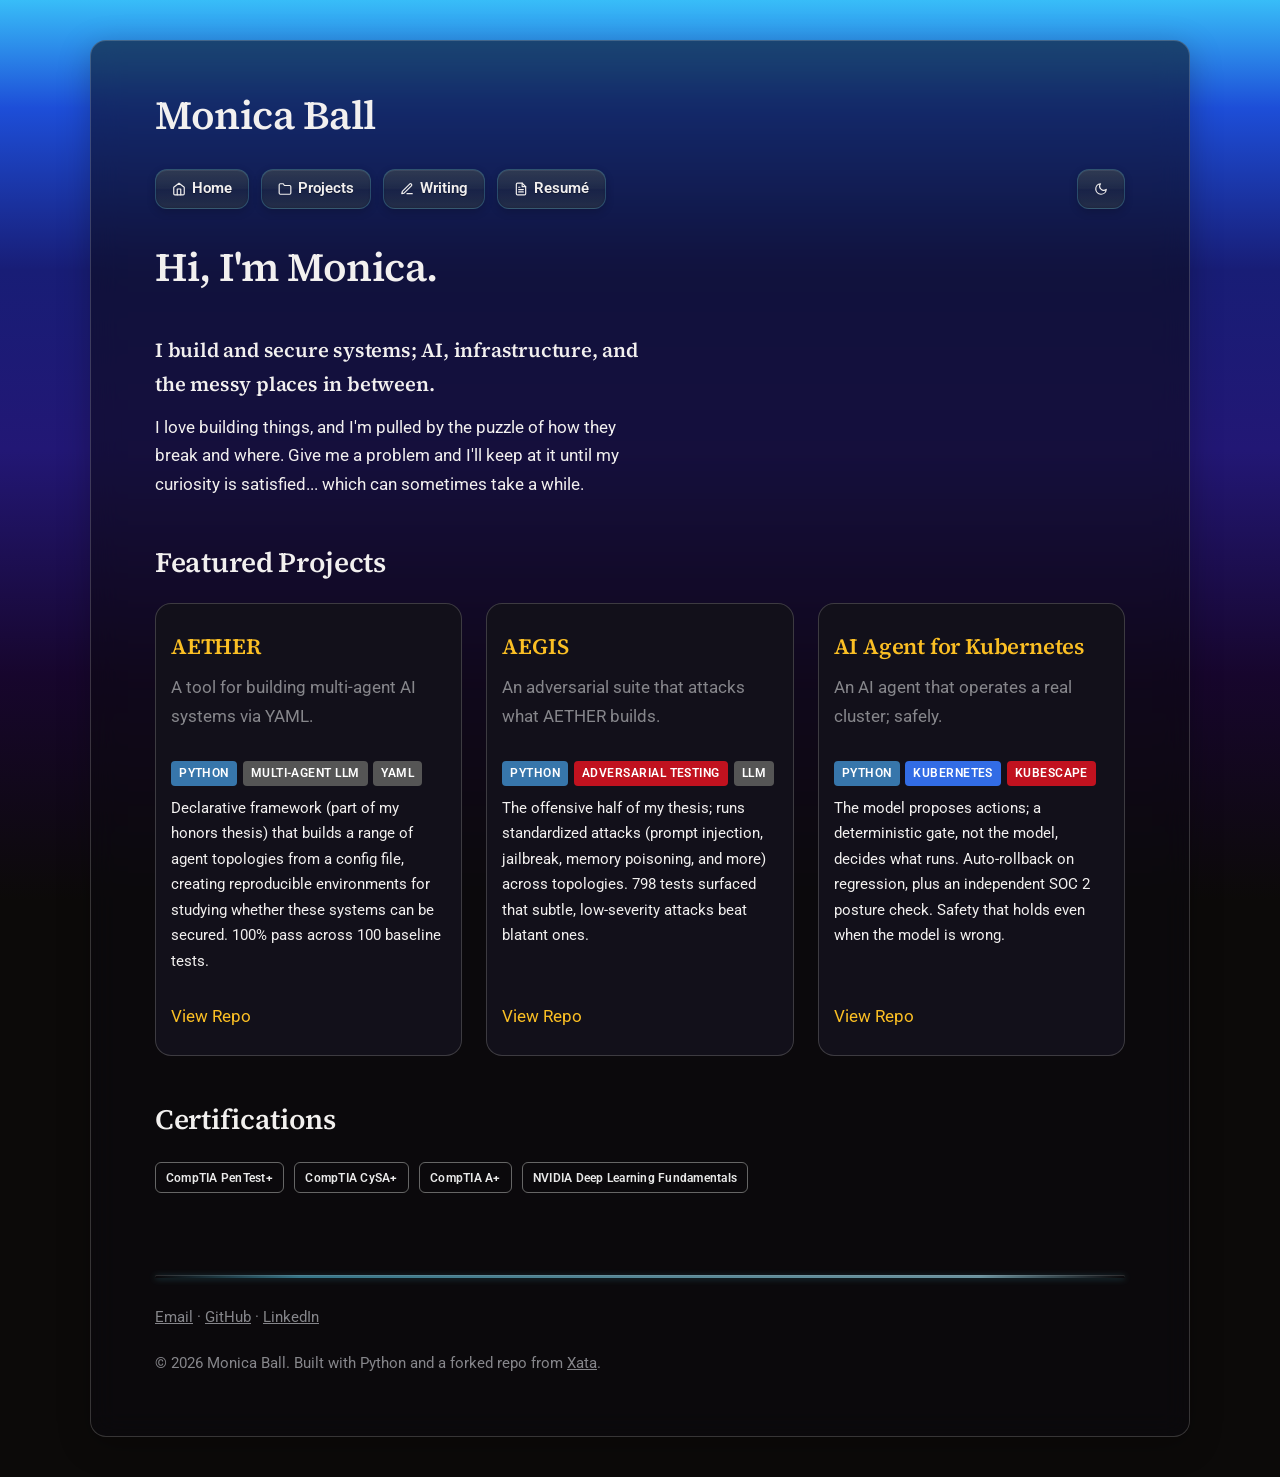
<file: index.html>
<!DOCTYPE html>
<html lang="en">
  <head>
    <meta charset="UTF-8" />
    <script>
      (function () {
        var stored = localStorage.getItem("theme");
        var theme = stored || "dark";
        document.documentElement.setAttribute("data-theme", theme);
      })();
    </script>
    <meta name="viewport" content="width=device-width, initial-scale=1.0" />
    <title>Home - Monica's Portfolio</title>
    <link rel="stylesheet" href="/styles.css" />
  </head>

  <body>
    <div class="container">
      <header>
        <h1>
          <a href="/index.html" style="color: inherit; text-decoration: none"
            >Monica Ball</a
          >
        </h1>
        <input
          type="checkbox"
          id="nav-toggle"
          class="nav-toggle"
          aria-label="Toggle navigation menu"
        />
        <label for="nav-toggle" class="nav-toggle-label" aria-hidden="true">
          <span></span>
          <span></span>
          <span></span>
        </label>
        <nav aria-label="Main navigation">
          <a href="/index.html" aria-label="Home">
            <svg
              aria-hidden="true"
              width="14"
              height="14"
              viewBox="0 0 24 24"
              fill="none"
              stroke="currentColor"
              stroke-width="2"
              stroke-linecap="round"
              stroke-linejoin="round"
            >
              <path d="M3 9l9-7 9 7v11a2 2 0 0 1-2 2H5a2 2 0 0 1-2-2z" />
              <polyline points="9 22 9 12 15 12 15 22" />
            </svg>
            Home
          </a>
          <a href="/index.html#projects" aria-label="Projects">
            <svg
              aria-hidden="true"
              width="14"
              height="14"
              viewBox="0 0 24 24"
              fill="none"
              stroke="currentColor"
              stroke-width="2"
              stroke-linecap="round"
              stroke-linejoin="round"
            >
              <path
                d="M22 19a2 2 0 0 1-2 2H4a2 2 0 0 1-2-2V5a2 2 0 0 1 2-2h5l2 3h9a2 2 0 0 1 2 2z"
              />
            </svg>
            Projects
          </a>
          <a href="/blog.html" aria-label="Writing">
            <svg
              aria-hidden="true"
              width="14"
              height="14"
              viewBox="0 0 24 24"
              fill="none"
              stroke="currentColor"
              stroke-width="2"
              stroke-linecap="round"
              stroke-linejoin="round"
            >
              <path d="M12 20h9" />
              <path
                d="M16.5 3.5a2.121 2.121 0 0 1 3 3L7 19l-4 1 1-4L16.5 3.5z"
              />
            </svg>
            Writing
          </a>
          <a href="/resume.html" aria-label="Resumé">
            <svg
              aria-hidden="true"
              width="14"
              height="14"
              viewBox="0 0 24 24"
              fill="none"
              stroke="currentColor"
              stroke-width="2"
              stroke-linecap="round"
              stroke-linejoin="round"
            >
              <path
                d="M14 2H6a2 2 0 0 0-2 2v16a2 2 0 0 0 2 2h12a2 2 0 0 0 2-2V8z"
              />
              <polyline points="14 2 14 8 20 8" />
              <line x1="16" y1="13" x2="8" y2="13" />
              <line x1="16" y1="17" x2="8" y2="17" />
              <polyline points="10 9 9 9 8 9" />
            </svg>
            Resumé
          </a>
          <button
            type="button"
            id="theme-toggle"
            aria-label="Switch to dark theme"
          >
            <svg
              class="icon-sun"
              aria-hidden="true"
              width="14"
              height="14"
              viewBox="0 0 24 24"
              fill="none"
              stroke="currentColor"
              stroke-width="2"
              stroke-linecap="round"
              stroke-linejoin="round"
            >
              <circle cx="12" cy="12" r="5" />
              <line x1="12" y1="1" x2="12" y2="3" />
              <line x1="12" y1="21" x2="12" y2="23" />
              <line x1="4.22" y1="4.22" x2="5.64" y2="5.64" />
              <line x1="18.36" y1="18.36" x2="19.78" y2="19.78" />
              <line x1="1" y1="12" x2="3" y2="12" />
              <line x1="21" y1="12" x2="23" y2="12" />
              <line x1="4.22" y1="19.78" x2="5.64" y2="18.36" />
              <line x1="18.36" y1="5.64" x2="19.78" y2="4.22" />
            </svg>
            <svg
              class="icon-moon"
              aria-hidden="true"
              width="14"
              height="14"
              viewBox="0 0 24 24"
              fill="none"
              stroke="currentColor"
              stroke-width="2"
              stroke-linecap="round"
              stroke-linejoin="round"
            >
              <path d="M21 12.79A9 9 0 1 1 11.21 3 7 7 0 0 0 21 12.79z" />
            </svg>
          </button>
        </nav>
      </header>

      <main class="content"><h1>Hi, I'm Monica.</h1>
<h3 class="hero-tagline">I build and secure systems; AI, infrastructure, and the messy places in between.</h3>

<p class="hero-lead">I love building things, and I'm pulled by the puzzle of how they break and where. 
Give me a problem and I'll keep at it until my curiosity is satisfied... which can sometimes take a while.</p>

<section id="projects">
<h2>Featured Projects</h2>
<div class="project-grid">
<article class="project-card">
<h3><a href="https://github.com/msu-denver/bili-core/tree/develop/bili/aether" target="_blank" rel="noopener noreferrer">AETHER</a></h3>
<p class="project-hook">A tool for building multi-agent AI systems via YAML.</p>
<div class="project-badges">
    <span class="badge badge-python">Python</span>
    <span class="badge">Multi-Agent LLM</span>
    <span class="badge">YAML</span>
  </div>
<p class="project-outcome">Declarative framework (part of my honors thesis) that builds a range of agent topologies from a config file, creating reproducible environments for studying whether these systems can be secured. 100% pass across 100 baseline tests.</p>
<div class="project-links">
    <a href="https://github.com/msu-denver/bili-core/tree/develop/bili/aether" target="_blank" rel="noopener noreferrer">View Repo</a>
  </div>
</article>
<article class="project-card">
<h3><a href="https://github.com/msu-denver/bili-core" target="_blank" rel="noopener noreferrer">AEGIS</a></h3>
<p class="project-hook">An adversarial suite that attacks what AETHER builds.</p>
<div class="project-badges">
    <span class="badge badge-python">Python</span>
    <span class="badge badge-security">Adversarial Testing</span>
    <span class="badge">LLM</span>
  </div>
<p class="project-outcome">The offensive half of my thesis; runs standardized attacks (prompt injection, jailbreak, memory poisoning, and more) across topologies. 798 tests surfaced that subtle, low-severity attacks beat blatant ones.</p>
<div class="project-links">
    <a href="https://github.com/msu-denver/bili-core" target="_blank" rel="noopener noreferrer">View Repo</a>
  </div>
</article>
<article class="project-card">
<h3><a href="https://github.com/MonRos3/bounded-agent-k8s" target="_blank" rel="noopener noreferrer">AI Agent for Kubernetes</a></h3>
<p class="project-hook">An AI agent that operates a real cluster; safely.</p>
<div class="project-badges">
    <span class="badge badge-python">Python</span>
    <span class="badge badge-k8s">Kubernetes</span>
    <span class="badge badge-security">Kubescape</span>
  </div>
<p class="project-outcome">The model proposes actions; a deterministic gate, not the model, decides what runs. Auto-rollback on regression, plus an independent SOC 2 posture check. Safety that holds even when the model is wrong.</p>
<div class="project-links">
    <a href="https://github.com/MonRos3/bounded-agent-k8s" target="_blank" rel="noopener noreferrer">View Repo</a>
  </div>
</article>
</div>
</section>
<section>
<h2>Certifications</h2>
<div class="cert-strip">
  <a class="cert-chip" href="https://www.credly.com/badges/5eaf1446-01ba-4167-a25e-57d44f06ffdc/" target="_blank" rel="noopener noreferrer">CompTIA PenTest+</a>
  <a class="cert-chip" href="https://www.credly.com/badges/3a2d47b1-969d-4658-82b5-f5fb2d9969e2/" target="_blank" rel="noopener noreferrer">CompTIA CySA+</a>
  <a class="cert-chip" href="https://www.credly.com/badges/4c4f1317-2bf3-48f3-b133-2558b063b935/" target="_blank" rel="noopener noreferrer">CompTIA A+</a>
  <a class="cert-chip" href="https://learn.nvidia.com/certificates?id=bPvbtuttRAiCG7UsXrkv2w" target="_blank" rel="noopener noreferrer">NVIDIA Deep Learning Fundamentals</a>
</div>
</section></main>

      <footer>
        <p>
          <a href="mailto:monicaball303@gmail.com">Email</a>
          ·
          <a
            href="https://github.com/MonRos3"
            target="_blank"
            rel="noopener noreferrer"
            >GitHub</a
          >
          ·
          <a
            href="https://www.linkedin.com/in/monicaball303/"
            target="_blank"
            rel="noopener noreferrer"
            >LinkedIn</a
          >
        </p>
        <p>
          &copy; 2026 Monica Ball. Built with Python and a forked repo from
          <a
            href="https://github.com/Xata"
            target="_blank"
            rel="noopener noreferrer"
            >Xata</a
          >.
        </p>
      </footer>
    </div>
    <script>
      (function () {
        var btn = document.getElementById("theme-toggle");
        function labelFor(theme) {
          return theme === "dark"
            ? "Switch to light theme"
            : "Switch to dark theme";
        }
        btn.setAttribute(
          "aria-label",
          labelFor(document.documentElement.getAttribute("data-theme"))
        );
        btn.addEventListener("click", function () {
          var next =
            document.documentElement.getAttribute("data-theme") === "dark"
              ? "light"
              : "dark";
          document.documentElement.setAttribute("data-theme", next);
          localStorage.setItem("theme", next);
          btn.setAttribute("aria-label", labelFor(next));
        });
      })();
    </script>
  </body>
</html>
</file>
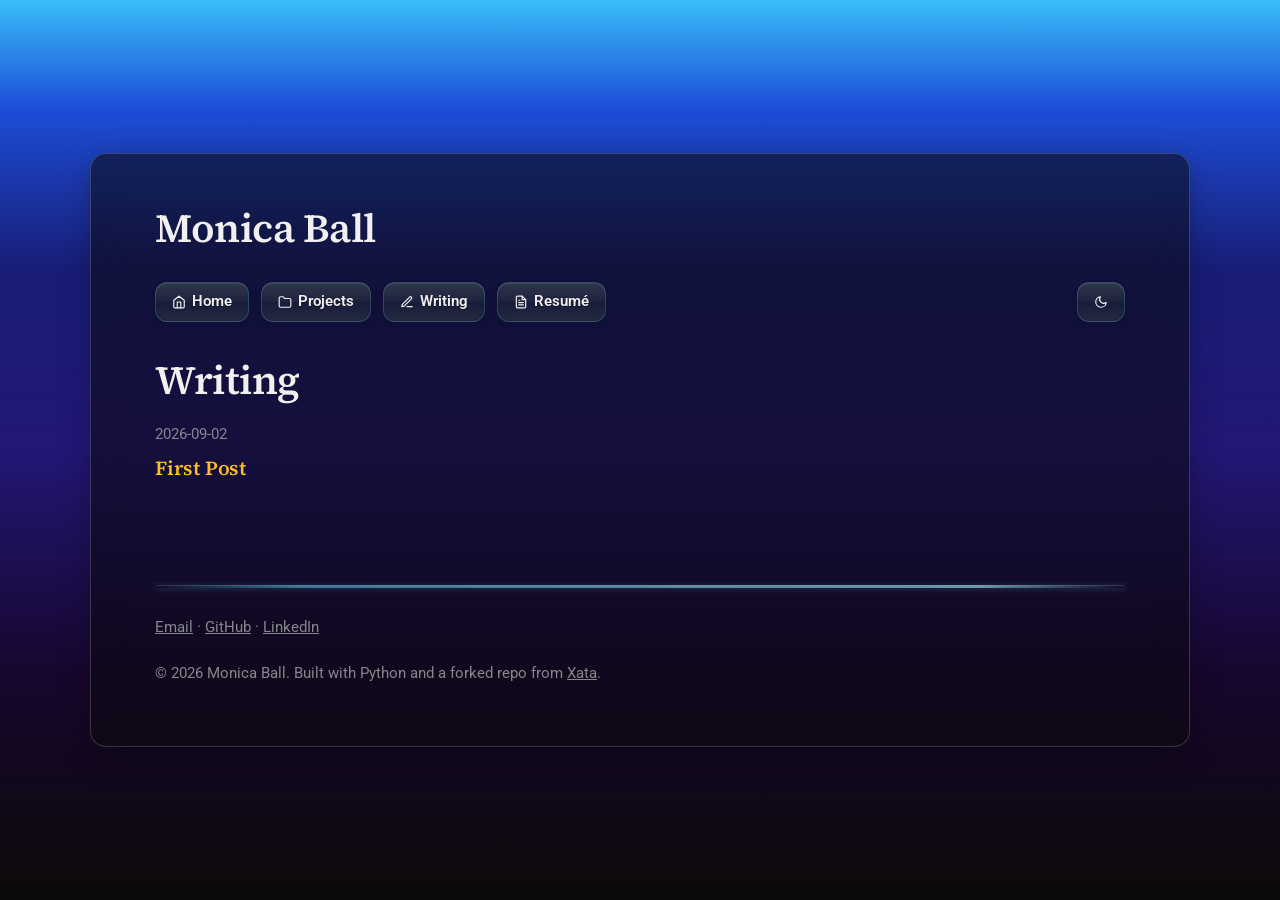
<file: blog.html>
<!DOCTYPE html>
<html lang="en">
  <head>
    <meta charset="UTF-8" />
    <script>
      (function () {
        var stored = localStorage.getItem("theme");
        var theme = stored || "dark";
        document.documentElement.setAttribute("data-theme", theme);
      })();
    </script>
    <meta name="viewport" content="width=device-width, initial-scale=1.0" />
    <title>Writing - Monica's Portfolio</title>
    <link rel="stylesheet" href="/styles.css" />
  </head>

  <body>
    <div class="container">
      <header>
        <h1>
          <a href="/index.html" style="color: inherit; text-decoration: none"
            >Monica Ball</a
          >
        </h1>
        <input
          type="checkbox"
          id="nav-toggle"
          class="nav-toggle"
          aria-label="Toggle navigation menu"
        />
        <label for="nav-toggle" class="nav-toggle-label" aria-hidden="true">
          <span></span>
          <span></span>
          <span></span>
        </label>
        <nav aria-label="Main navigation">
          <a href="/index.html" aria-label="Home">
            <svg
              aria-hidden="true"
              width="14"
              height="14"
              viewBox="0 0 24 24"
              fill="none"
              stroke="currentColor"
              stroke-width="2"
              stroke-linecap="round"
              stroke-linejoin="round"
            >
              <path d="M3 9l9-7 9 7v11a2 2 0 0 1-2 2H5a2 2 0 0 1-2-2z" />
              <polyline points="9 22 9 12 15 12 15 22" />
            </svg>
            Home
          </a>
          <a href="/index.html#projects" aria-label="Projects">
            <svg
              aria-hidden="true"
              width="14"
              height="14"
              viewBox="0 0 24 24"
              fill="none"
              stroke="currentColor"
              stroke-width="2"
              stroke-linecap="round"
              stroke-linejoin="round"
            >
              <path
                d="M22 19a2 2 0 0 1-2 2H4a2 2 0 0 1-2-2V5a2 2 0 0 1 2-2h5l2 3h9a2 2 0 0 1 2 2z"
              />
            </svg>
            Projects
          </a>
          <a href="/blog.html" aria-label="Writing">
            <svg
              aria-hidden="true"
              width="14"
              height="14"
              viewBox="0 0 24 24"
              fill="none"
              stroke="currentColor"
              stroke-width="2"
              stroke-linecap="round"
              stroke-linejoin="round"
            >
              <path d="M12 20h9" />
              <path
                d="M16.5 3.5a2.121 2.121 0 0 1 3 3L7 19l-4 1 1-4L16.5 3.5z"
              />
            </svg>
            Writing
          </a>
          <a href="/resume.html" aria-label="Resumé">
            <svg
              aria-hidden="true"
              width="14"
              height="14"
              viewBox="0 0 24 24"
              fill="none"
              stroke="currentColor"
              stroke-width="2"
              stroke-linecap="round"
              stroke-linejoin="round"
            >
              <path
                d="M14 2H6a2 2 0 0 0-2 2v16a2 2 0 0 0 2 2h12a2 2 0 0 0 2-2V8z"
              />
              <polyline points="14 2 14 8 20 8" />
              <line x1="16" y1="13" x2="8" y2="13" />
              <line x1="16" y1="17" x2="8" y2="17" />
              <polyline points="10 9 9 9 8 9" />
            </svg>
            Resumé
          </a>
          <button
            type="button"
            id="theme-toggle"
            aria-label="Switch to dark theme"
          >
            <svg
              class="icon-sun"
              aria-hidden="true"
              width="14"
              height="14"
              viewBox="0 0 24 24"
              fill="none"
              stroke="currentColor"
              stroke-width="2"
              stroke-linecap="round"
              stroke-linejoin="round"
            >
              <circle cx="12" cy="12" r="5" />
              <line x1="12" y1="1" x2="12" y2="3" />
              <line x1="12" y1="21" x2="12" y2="23" />
              <line x1="4.22" y1="4.22" x2="5.64" y2="5.64" />
              <line x1="18.36" y1="18.36" x2="19.78" y2="19.78" />
              <line x1="1" y1="12" x2="3" y2="12" />
              <line x1="21" y1="12" x2="23" y2="12" />
              <line x1="4.22" y1="19.78" x2="5.64" y2="18.36" />
              <line x1="18.36" y1="5.64" x2="19.78" y2="4.22" />
            </svg>
            <svg
              class="icon-moon"
              aria-hidden="true"
              width="14"
              height="14"
              viewBox="0 0 24 24"
              fill="none"
              stroke="currentColor"
              stroke-width="2"
              stroke-linecap="round"
              stroke-linejoin="round"
            >
              <path d="M21 12.79A9 9 0 1 1 11.21 3 7 7 0 0 0 21 12.79z" />
            </svg>
          </button>
        </nav>
      </header>

      <main class="content"><h1>Writing</h1>
<ul class="article-list">
    <li>
        <span class="article-date">2026-09-02</span>
        <a href="articles/first_post.html" class="article-title">First Post</a>
    </li>
</ul>
</main>

      <footer>
        <p>
          <a href="mailto:monicaball303@gmail.com">Email</a>
          ·
          <a
            href="https://github.com/MonRos3"
            target="_blank"
            rel="noopener noreferrer"
            >GitHub</a
          >
          ·
          <a
            href="https://www.linkedin.com/in/monicaball303/"
            target="_blank"
            rel="noopener noreferrer"
            >LinkedIn</a
          >
        </p>
        <p>
          &copy; 2026 Monica Ball. Built with Python and a forked repo from
          <a
            href="https://github.com/Xata"
            target="_blank"
            rel="noopener noreferrer"
            >Xata</a
          >.
        </p>
      </footer>
    </div>
    <script>
      (function () {
        var btn = document.getElementById("theme-toggle");
        function labelFor(theme) {
          return theme === "dark"
            ? "Switch to light theme"
            : "Switch to dark theme";
        }
        btn.setAttribute(
          "aria-label",
          labelFor(document.documentElement.getAttribute("data-theme"))
        );
        btn.addEventListener("click", function () {
          var next =
            document.documentElement.getAttribute("data-theme") === "dark"
              ? "light"
              : "dark";
          document.documentElement.setAttribute("data-theme", next);
          localStorage.setItem("theme", next);
          btn.setAttribute("aria-label", labelFor(next));
        });
      })();
    </script>
  </body>
</html>
</file>
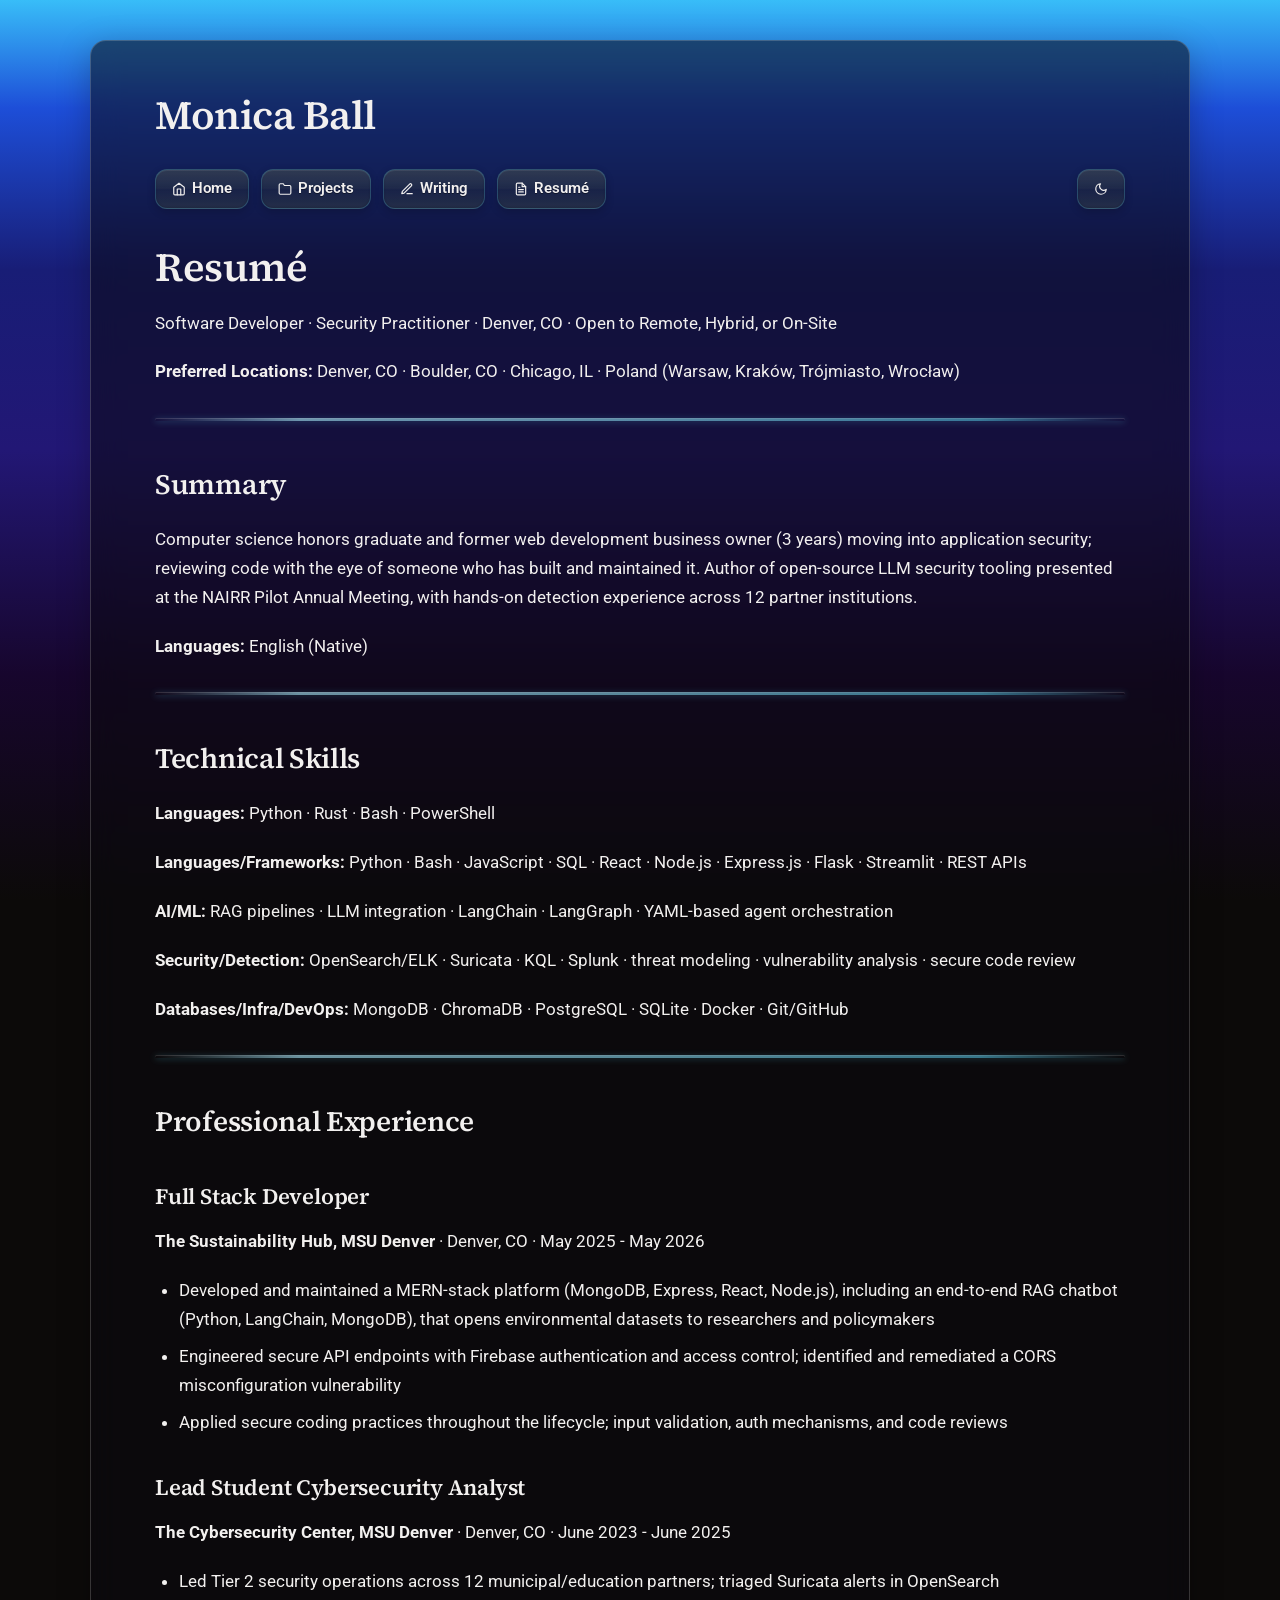
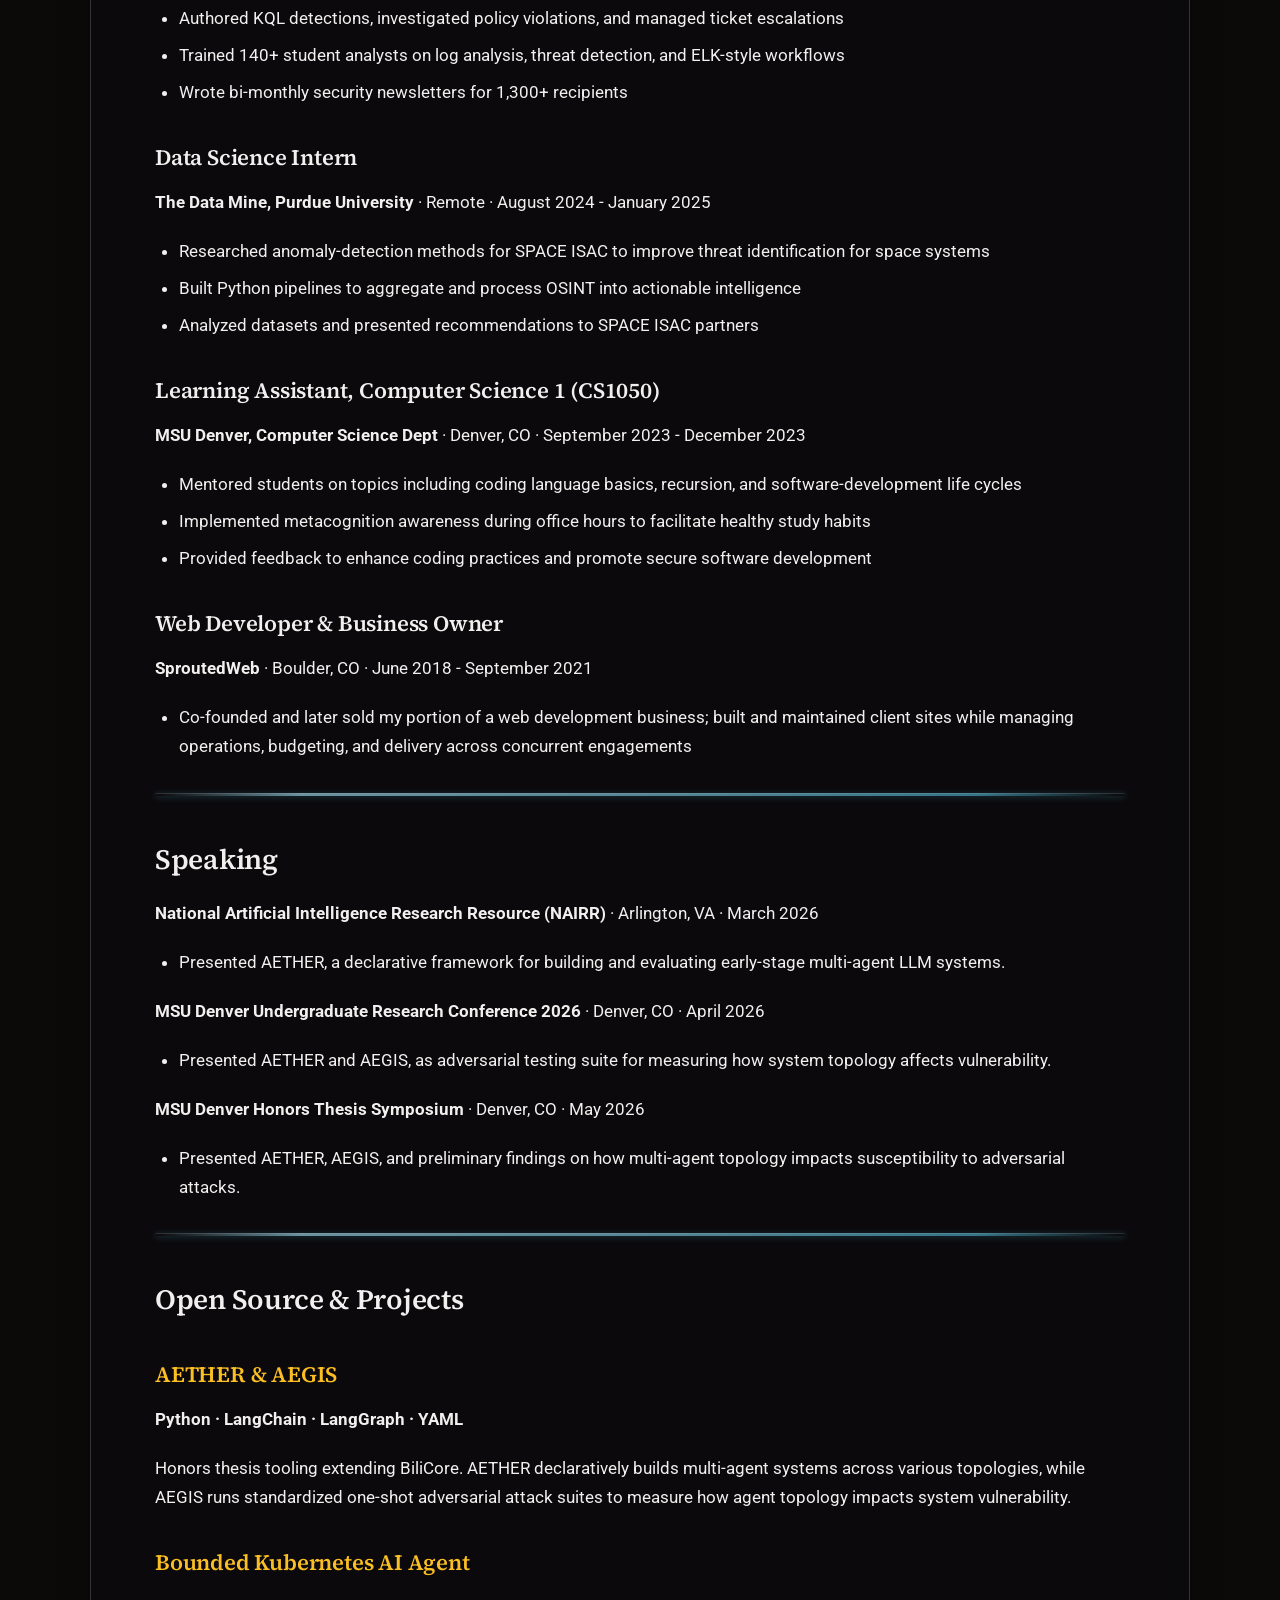
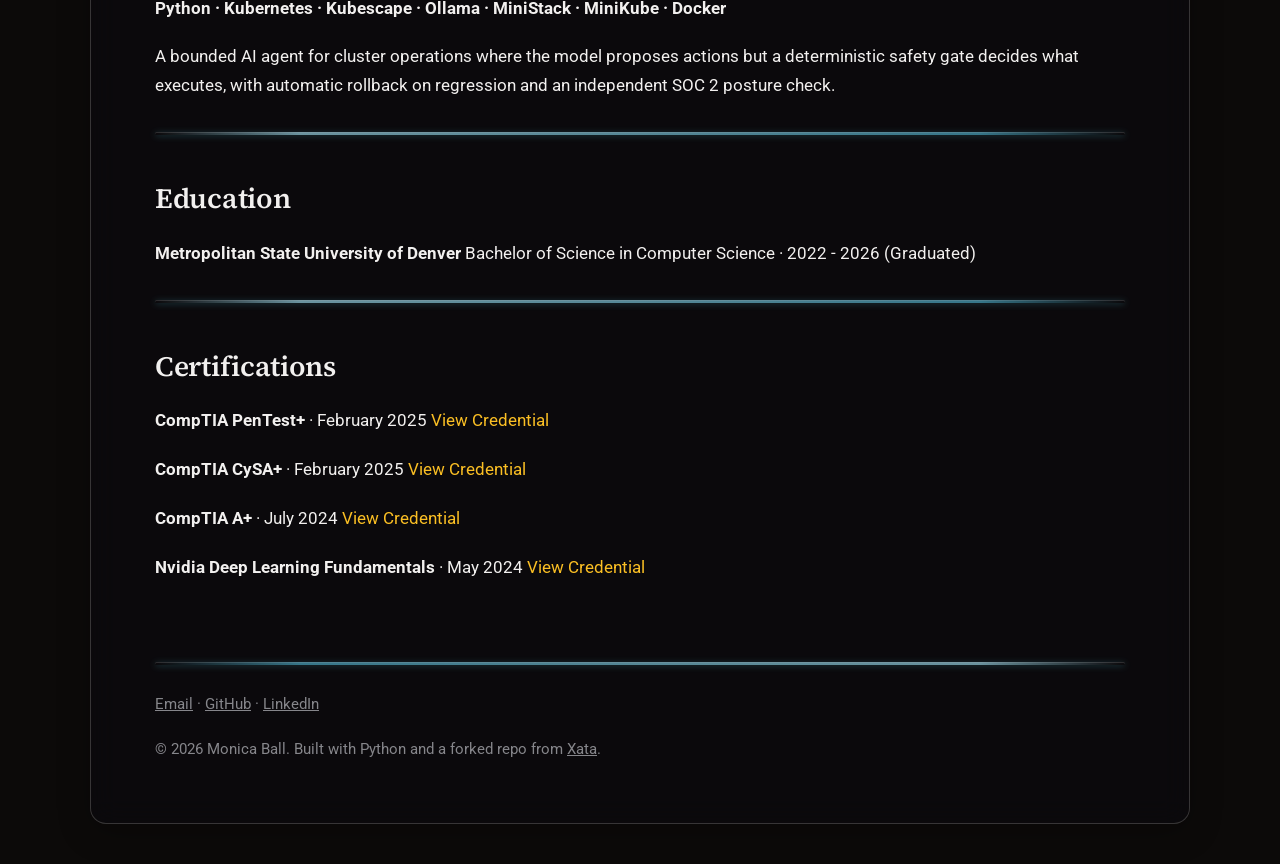
<file: resume.html>
<!DOCTYPE html>
<html lang="en">
  <head>
    <meta charset="UTF-8" />
    <script>
      (function () {
        var stored = localStorage.getItem("theme");
        var theme = stored || "dark";
        document.documentElement.setAttribute("data-theme", theme);
      })();
    </script>
    <meta name="viewport" content="width=device-width, initial-scale=1.0" />
    <title>Resumé - Monica's Portfolio</title>
    <link rel="stylesheet" href="/styles.css" />
  </head>

  <body>
    <div class="container">
      <header>
        <h1>
          <a href="/index.html" style="color: inherit; text-decoration: none"
            >Monica Ball</a
          >
        </h1>
        <input
          type="checkbox"
          id="nav-toggle"
          class="nav-toggle"
          aria-label="Toggle navigation menu"
        />
        <label for="nav-toggle" class="nav-toggle-label" aria-hidden="true">
          <span></span>
          <span></span>
          <span></span>
        </label>
        <nav aria-label="Main navigation">
          <a href="/index.html" aria-label="Home">
            <svg
              aria-hidden="true"
              width="14"
              height="14"
              viewBox="0 0 24 24"
              fill="none"
              stroke="currentColor"
              stroke-width="2"
              stroke-linecap="round"
              stroke-linejoin="round"
            >
              <path d="M3 9l9-7 9 7v11a2 2 0 0 1-2 2H5a2 2 0 0 1-2-2z" />
              <polyline points="9 22 9 12 15 12 15 22" />
            </svg>
            Home
          </a>
          <a href="/index.html#projects" aria-label="Projects">
            <svg
              aria-hidden="true"
              width="14"
              height="14"
              viewBox="0 0 24 24"
              fill="none"
              stroke="currentColor"
              stroke-width="2"
              stroke-linecap="round"
              stroke-linejoin="round"
            >
              <path
                d="M22 19a2 2 0 0 1-2 2H4a2 2 0 0 1-2-2V5a2 2 0 0 1 2-2h5l2 3h9a2 2 0 0 1 2 2z"
              />
            </svg>
            Projects
          </a>
          <a href="/blog.html" aria-label="Writing">
            <svg
              aria-hidden="true"
              width="14"
              height="14"
              viewBox="0 0 24 24"
              fill="none"
              stroke="currentColor"
              stroke-width="2"
              stroke-linecap="round"
              stroke-linejoin="round"
            >
              <path d="M12 20h9" />
              <path
                d="M16.5 3.5a2.121 2.121 0 0 1 3 3L7 19l-4 1 1-4L16.5 3.5z"
              />
            </svg>
            Writing
          </a>
          <a href="/resume.html" aria-label="Resumé">
            <svg
              aria-hidden="true"
              width="14"
              height="14"
              viewBox="0 0 24 24"
              fill="none"
              stroke="currentColor"
              stroke-width="2"
              stroke-linecap="round"
              stroke-linejoin="round"
            >
              <path
                d="M14 2H6a2 2 0 0 0-2 2v16a2 2 0 0 0 2 2h12a2 2 0 0 0 2-2V8z"
              />
              <polyline points="14 2 14 8 20 8" />
              <line x1="16" y1="13" x2="8" y2="13" />
              <line x1="16" y1="17" x2="8" y2="17" />
              <polyline points="10 9 9 9 8 9" />
            </svg>
            Resumé
          </a>
          <button
            type="button"
            id="theme-toggle"
            aria-label="Switch to dark theme"
          >
            <svg
              class="icon-sun"
              aria-hidden="true"
              width="14"
              height="14"
              viewBox="0 0 24 24"
              fill="none"
              stroke="currentColor"
              stroke-width="2"
              stroke-linecap="round"
              stroke-linejoin="round"
            >
              <circle cx="12" cy="12" r="5" />
              <line x1="12" y1="1" x2="12" y2="3" />
              <line x1="12" y1="21" x2="12" y2="23" />
              <line x1="4.22" y1="4.22" x2="5.64" y2="5.64" />
              <line x1="18.36" y1="18.36" x2="19.78" y2="19.78" />
              <line x1="1" y1="12" x2="3" y2="12" />
              <line x1="21" y1="12" x2="23" y2="12" />
              <line x1="4.22" y1="19.78" x2="5.64" y2="18.36" />
              <line x1="18.36" y1="5.64" x2="19.78" y2="4.22" />
            </svg>
            <svg
              class="icon-moon"
              aria-hidden="true"
              width="14"
              height="14"
              viewBox="0 0 24 24"
              fill="none"
              stroke="currentColor"
              stroke-width="2"
              stroke-linecap="round"
              stroke-linejoin="round"
            >
              <path d="M21 12.79A9 9 0 1 1 11.21 3 7 7 0 0 0 21 12.79z" />
            </svg>
          </button>
        </nav>
      </header>

      <main class="content"><h1>Resumé</h1>
<p>Software Developer · Security Practitioner · Denver, CO · Open to Remote, Hybrid, or On-Site</p>
<p><strong>Preferred Locations:</strong> Denver, CO · Boulder, CO · Chicago, IL · Poland (Warsaw, Kraków, Trójmiasto, Wrocław)</p>
<hr />
<h2>Summary</h2>
<p>Computer science honors graduate and former web development business owner (3 years) moving into application
security; reviewing code with the eye of someone who has built and maintained it. Author of open-source LLM security
tooling presented at the NAIRR Pilot Annual Meeting, with hands-on detection experience across 12 partner institutions.</p>
<p><strong>Languages:</strong> English (Native)</p>
<hr />
<h2>Technical Skills</h2>
<p><strong>Languages:</strong>
Python · Rust · Bash · PowerShell</p>
<p><strong>Languages/Frameworks:</strong>
Python · Bash · JavaScript · SQL · React · Node.js · Express.js · Flask · Streamlit · REST APIs</p>
<p><strong>AI/ML:</strong>
RAG pipelines · LLM integration · LangChain · LangGraph · YAML-based agent orchestration</p>
<p><strong>Security/Detection:</strong>
OpenSearch/ELK · Suricata · KQL · Splunk · threat modeling · vulnerability analysis · secure code review</p>
<p><strong>Databases/Infra/DevOps:</strong>
MongoDB · ChromaDB · PostgreSQL · SQLite · Docker · Git/GitHub</p>
<hr />
<h2>Professional Experience</h2>
<h3>Full Stack Developer</h3>
<p><strong>The Sustainability Hub, MSU Denver</strong> · Denver, CO · <em>May 2025 - May 2026</em></p>
<ul>
<li>Developed and maintained a MERN-stack platform (MongoDB, Express, React, Node.js), including an end-to-end
  RAG chatbot (Python, LangChain, MongoDB), that opens environmental datasets to researchers and policymakers</li>
<li>Engineered secure API endpoints with Firebase authentication and access control; identified and remediated a
  CORS misconfiguration vulnerability</li>
<li>Applied secure coding practices throughout the lifecycle; input validation, auth mechanisms, and code reviews</li>
</ul>
<h3>Lead Student Cybersecurity Analyst</h3>
<p><strong>The Cybersecurity Center, MSU Denver</strong> · Denver, CO · <em>June 2023 - June 2025</em></p>
<ul>
<li>Led Tier 2 security operations across 12 municipal/education partners; triaged Suricata alerts in OpenSearch</li>
<li>Authored KQL detections, investigated policy violations, and managed ticket escalations</li>
<li>Trained 140+ student analysts on log analysis, threat detection, and ELK-style workflows</li>
<li>Wrote bi-monthly security newsletters for 1,300+ recipients</li>
</ul>
<h3>Data Science Intern</h3>
<p><strong>The Data Mine, Purdue University</strong> · Remote · <em>August 2024 - January 2025</em></p>
<ul>
<li>Researched anomaly-detection methods for SPACE ISAC to improve threat identification for space systems</li>
<li>Built Python pipelines to aggregate and process OSINT into actionable intelligence</li>
<li>Analyzed datasets and presented recommendations to SPACE ISAC partners</li>
</ul>
<h3>Learning Assistant, Computer Science 1 (CS1050)</h3>
<p><strong>MSU Denver, Computer Science Dept</strong> · Denver, CO · <em>September 2023 - December 2023</em></p>
<ul>
<li>Mentored students on topics including coding language basics, recursion, and software-development life cycles</li>
<li>Implemented metacognition awareness during office hours to facilitate healthy study habits</li>
<li>Provided feedback to enhance coding practices and promote secure software development</li>
</ul>
<h3>Web Developer &amp; Business Owner</h3>
<p><strong>SproutedWeb</strong> · Boulder, CO · <em>June 2018 - September 2021</em></p>
<ul>
<li>Co-founded and later sold my portion of a web development business; built and maintained client sites while
  managing operations, budgeting, and delivery across concurrent engagements</li>
</ul>
<hr />
<h2>Speaking</h2>
<p><strong>National Artificial Intelligence Research Resource (NAIRR)</strong> · Arlington, VA · <em>March 2026</em></p>
<ul>
<li>Presented AETHER, a declarative framework for building and evaluating early-stage multi-agent LLM systems.</li>
</ul>
<p><strong>MSU Denver Undergraduate Research Conference 2026</strong> · Denver, CO · <em>April 2026</em></p>
<ul>
<li>Presented AETHER and AEGIS, as adversarial testing suite for measuring how system topology affects vulnerability.</li>
</ul>
<p><strong>MSU Denver Honors Thesis Symposium</strong> · Denver, CO · <em>May 2026</em></p>
<ul>
<li>Presented AETHER, AEGIS, and preliminary findings on how multi-agent topology impacts susceptibility to adversarial attacks.</li>
</ul>
<hr />
<h2>Open Source &amp; Projects</h2>
<h3><a href="https://github.com/msu-denver/bili-core">AETHER &amp; AEGIS</a></h3>
<p><strong>Python · LangChain · LangGraph · YAML</strong></p>
<p>Honors thesis tooling extending BiliCore. AETHER declaratively builds multi-agent systems across various topologies, while AEGIS runs standardized one-shot adversarial attack suites to measure how agent topology impacts system vulnerability.</p>
<h3><a href="https://github.com/MonRos3/bounded-agent-k8s">Bounded Kubernetes AI Agent</a></h3>
<p><strong>Python · Kubernetes · Kubescape · Ollama · MiniStack · MiniKube · Docker</strong></p>
<p>A bounded AI agent for cluster operations where the model proposes actions but a deterministic safety gate decides what executes, with automatic rollback on regression and an independent SOC 2 posture check.</p>
<hr />
<h2>Education</h2>
<p><strong>Metropolitan State University of Denver</strong>
Bachelor of Science in Computer Science · <em>2022 - 2026 (Graduated)</em></p>
<hr />
<h2>Certifications</h2>
<p><strong>CompTIA PenTest+</strong> · February 2025
<a href="https://www.credly.com/badges/5eaf1446-01ba-4167-a25e-57d44f06ffdc/">View Credential</a></p>
<p><strong>CompTIA CySA+</strong> · February 2025
<a href="https://www.credly.com/badges/3a2d47b1-969d-4658-82b5-f5fb2d9969e2/">View Credential</a></p>
<p><strong>CompTIA A+</strong> · July 2024
<a href="https://www.credly.com/badges/4c4f1317-2bf3-48f3-b133-2558b063b935/">View Credential</a></p>
<p><strong>Nvidia Deep Learning Fundamentals</strong> · May 2024
<a href="https://learn.nvidia.com/certificates?id=bPvbtuttRAiCG7UsXrkv2w">View Credential</a></p></main>

      <footer>
        <p>
          <a href="mailto:monicaball303@gmail.com">Email</a>
          ·
          <a
            href="https://github.com/MonRos3"
            target="_blank"
            rel="noopener noreferrer"
            >GitHub</a
          >
          ·
          <a
            href="https://www.linkedin.com/in/monicaball303/"
            target="_blank"
            rel="noopener noreferrer"
            >LinkedIn</a
          >
        </p>
        <p>
          &copy; 2026 Monica Ball. Built with Python and a forked repo from
          <a
            href="https://github.com/Xata"
            target="_blank"
            rel="noopener noreferrer"
            >Xata</a
          >.
        </p>
      </footer>
    </div>
    <script>
      (function () {
        var btn = document.getElementById("theme-toggle");
        function labelFor(theme) {
          return theme === "dark"
            ? "Switch to light theme"
            : "Switch to dark theme";
        }
        btn.setAttribute(
          "aria-label",
          labelFor(document.documentElement.getAttribute("data-theme"))
        );
        btn.addEventListener("click", function () {
          var next =
            document.documentElement.getAttribute("data-theme") === "dark"
              ? "light"
              : "dark";
          document.documentElement.setAttribute("data-theme", next);
          localStorage.setItem("theme", next);
          btn.setAttribute("aria-label", labelFor(next));
        });
      })();
    </script>
  </body>
</html>
</file>
<file: styles.css>
@font-face {
  font-family: "Roboto Variable";
  font-style: normal;
  font-weight: 100 900;
  font-display: swap;
  src: url("../fonts/roboto-latin-wght-normal.woff2") format("woff2-variations");
}

@font-face {
  font-family: "Roboto";
  font-style: normal;
  font-weight: 400;
  font-display: swap;
  src: url("../fonts/roboto-latin-standard-normal.woff2") format("woff2");
}

@font-face {
  font-family: "Roboto";
  font-style: italic;
  font-weight: 400;
  font-display: swap;
  src: url("../fonts/roboto-latin-standard-italic.woff2") format("woff2");
}

@font-face {
  font-family: "Source Serif 4 Variable";
  font-style: normal;
  font-weight: 200 900;
  font-display: swap;
  src: url("../fonts/source-serif-4-latin-wght-normal.woff2")
    format("woff2-variations");
}

@font-face {
  font-family: "Source Serif 4";
  font-style: normal;
  font-weight: 400;
  font-display: swap;
  src: url("../fonts/source-serif-4-latin-standard-normal.woff2")
    format("woff2");
}

@font-face {
  font-family: "Source Serif 4";
  font-style: italic;
  font-weight: 400;
  font-display: swap;
  src: url("../fonts/source-serif-4-latin-standard-italic.woff2")
    format("woff2");
}

:root {
  /* MIDNIGHT (dark, default) */
  --grad-1: #0c0a09;
  --grad-2: #17062d;
  --grad-3: #221775;
  --grad-4: #181d76;
  --grad-5: #1d4ed8;
  --grad-6: #38bdf8;
  --text: #f2f0ef;
  --accent: #fbbf24;
  --surface: rgba(12, 10, 16, 0.55);
  --surface-border: rgba(255, 252, 243, 0.18);
  --surface-solid: #12101a;

  /* carried over from Task 1, untouched */
  --color-text-muted: #86868b;
  --color-border: #424245;
  --color-code-text: #ff6b9d;
  --color-blockquote-text: #a1a1a6;

  /* non-color tokens */
  --space-1: 4px;
  --space-2: 8px;
  --space-3: 16px;
  --space-4: 24px;
  --space-5: 40px;
  --space-6: 64px;

  --font-size-sm: 0.9375rem; /* 15px */
  --font-size-base: 1.0625rem; /* 17px */
  --font-size-lg: 1.25rem; /* 20px */
  --font-size-h3: clamp(
    1.25rem,
    1.19rem + 0.27vw,
    1.375rem
  ); /* 20px floor -> 22px ceiling */
  --font-size-h2: clamp(
    1.5rem,
    1.38rem + 0.54vw,
    1.75rem
  ); /* 24px floor -> 28px ceiling */
  --font-size-hero: clamp(2rem, 1.5rem + 2vw, 2.5rem);

  --max-width: 1100px;
  --radius-sm: 4px;
  --radius-md: 12px;
  --radius-lg: 16px;
  --transition-fast: 0.2s ease;

  --cert-fg: #e8e8e8;
  --cert-border: #666;
}

[data-theme="light"] {
  /* DAWN */
  --grad-1: #1f2f98;
  --grad-2: #7facd6;
  --grad-3: #38bdf8;
  --grad-4: #bfb8da;
  --grad-5: #e8b7d4;
  --grad-6: #f8f2c3;
  --text: #0c0a09;
  --accent: #17062d;
  --surface: rgba(255, 253, 247, 0.55);
  --surface-border: rgba(12, 10, 9, 0.12);
  --surface-solid: #fffdf7;

  --color-border: #e5e5e7;
  --color-code-text: #c7254e;
  --color-blockquote-text: #4a6670;

  --cert-fg: #1a1a1a;
  --cert-border: #888;
}

::selection {
  background: rgba(73, 195, 220, 0.35);
  color: inherit;
}

* {
  margin: 0;
  padding: 0;
  box-sizing: border-box;
}

body {
  font-family: "Roboto Variable", "Roboto", Arial, Helvetica, sans-serif;
  font-synthesis: none;
  font-size: var(--font-size-base);
  line-height: 1.7;
  color: var(--text);
  padding: 0;
  -webkit-font-smoothing: antialiased;
  -moz-osx-font-smoothing: grayscale;
  display: flex;
  flex-direction: column;
  align-items: center;
  justify-content: center;
  min-height: 100vh;
  min-height: 100lvh;
}

html {
  background-color: var(--grad-1);
  background-image: linear-gradient(
    to top,
    var(--grad-1) 0%,
    var(--grad-2) 25%,
    var(--grad-3) 50%,
    var(--grad-4) 70%,
    var(--grad-5) 88%,
    var(--grad-6) 100%
  );
  background-repeat: no-repeat;
  background-attachment: fixed;
}

[data-theme="light"] {
  background-image: linear-gradient(
    to top,
    var(--grad-1) 0%,
    var(--grad-2) 12%,
    var(--grad-3) 30%,
    var(--grad-4) 50%,
    var(--grad-5) 75%,
    var(--grad-6) 100%
  );
}

/* Aero scrollbar — desktop only */
::-webkit-scrollbar {
  width: 14px;
}

::-webkit-scrollbar-track {
  background: rgba(220, 235, 245, 0.3);
  border-left: 1px solid rgba(147, 206, 222, 0.2);
}

::-webkit-scrollbar-thumb {
  background: linear-gradient(
    to right,
    rgba(200, 230, 245, 0.9) 0%,
    rgba(147, 206, 222, 0.7) 48%,
    rgba(117, 189, 209, 0.6) 52%,
    rgba(147, 206, 222, 0.8) 100%
  );
  border-radius: 7px;
  border: 2px solid rgba(255, 255, 255, 0.5);
  box-shadow: 0 1px 0 rgba(255, 255, 255, 0.8) inset,
    0 -1px 0 rgba(73, 165, 191, 0.2) inset;
}

::-webkit-scrollbar-thumb:hover {
  background: linear-gradient(
    to right,
    rgba(170, 220, 240, 0.95) 0%,
    rgba(117, 189, 209, 0.8) 48%,
    rgba(73, 165, 191, 0.7) 52%,
    rgba(117, 189, 209, 0.85) 100%
  );
  box-shadow: 0 1px 0 rgba(255, 255, 255, 0.9) inset,
    0 -1px 0 rgba(73, 165, 191, 0.3) inset;
}

::-webkit-scrollbar-thumb:active {
  background: linear-gradient(
    to right,
    rgba(130, 195, 225, 0.8) 0%,
    rgba(90, 170, 210, 0.7) 48%,
    rgba(73, 165, 191, 0.65) 52%,
    rgba(100, 180, 215, 0.75) 100%
  );
}

.container {
  width: calc(100% - var(--space-3) * 2);
  max-width: var(--max-width);
  margin: var(--space-5) auto;
  padding: var(--space-5) var(--space-6);
  background: var(--surface);
  backdrop-filter: blur(14px);
  -webkit-backdrop-filter: blur(14px);
  border: 1px solid var(--surface-border);
  border-radius: var(--radius-lg);
  box-shadow: 0 8px 32px rgba(0, 0, 0, 0.25);
}

@supports not (
  (backdrop-filter: blur(1px)) or (-webkit-backdrop-filter: blur(1px))
) {
  .container {
    background: var(--surface-solid);
  }
}

/* Accessible hidden checkbox. Removed from view but still focusable :3 */
.nav-toggle {
  position: absolute;
  opacity: 0;
  width: 0;
  height: 0;
  pointer-events: none;
}

.nav-toggle-label {
  display: none;
}

header {
  margin-bottom: var(--space-4);
  position: relative;
  border-bottom: none;
}

hr {
  border: none;
  height: 3px;
  border-radius: 2px;
  background: linear-gradient(
    to right,
    rgba(147, 206, 222, 0) 0%,
    rgba(147, 206, 222, 1) 15%,
    rgba(117, 189, 209, 1) 50%,
    rgba(73, 165, 191, 1) 85%,
    rgba(73, 165, 191, 0) 100%
  );
  box-shadow: 0 1px 4px rgba(73, 165, 191, 0.35),
    inset 0 1px 0 rgba(255, 255, 255, 0.45);
  margin: 32px 0;
}

h1 {
  font-family: "Source Serif 4 Variable", "Source Serif 4", Georgia,
    "Times New Roman", serif;
  font-size: var(--font-size-hero);
  margin-bottom: var(--space-2);
  font-weight: 600;
  letter-spacing: -0.5px;
  color: var(--text);
}

h2 {
  font-family: "Source Serif 4 Variable", "Source Serif 4", Georgia,
    "Times New Roman", serif;
  font-size: var(--font-size-h2);
  margin-top: var(--space-5);
  margin-bottom: var(--space-3);
  font-weight: 600;
  letter-spacing: -0.3px;
  color: var(--text);
}

h3 {
  font-family: "Source Serif 4 Variable", "Source Serif 4", Georgia,
    "Times New Roman", serif;
  font-size: var(--font-size-h3);
  margin-top: 32px;
  margin-bottom: 12px;
  font-weight: 600;
  letter-spacing: -0.2px;
  color: var(--text);
  transition: transform var(--transition-fast);
}

h3:hover {
  transform: translateX(4px);
}

p {
  margin-bottom: 20px;
}

nav {
  margin-top: 20px;
  display: flex;
  gap: 12px;
  flex-wrap: nowrap;
}

/* Aero candy buttons :) */
nav a,
nav button#theme-toggle {
  color: var(--text);
  text-decoration: none;
  font-size: var(--font-size-sm);
  font-weight: 600;
  padding: 6px var(--space-3);
  border-radius: var(--radius-md);
  display: inline-flex;
  align-items: center;
  gap: 6px;
  white-space: nowrap;
  background: linear-gradient(
    to bottom,
    rgba(255, 255, 255, 0.9) 0%,
    rgba(220, 240, 250, 0.7) 48%,
    rgba(170, 215, 235, 0.6) 52%,
    rgba(200, 230, 245, 0.8) 100%
  );
  border: 1px solid rgba(147, 206, 222, 0.6);
  box-shadow: 0 1px 0 rgba(255, 255, 255, 1) inset,
    0 -1px 2px rgba(73, 165, 191, 0.15) inset,
    0 3px 8px rgba(73, 165, 191, 0.18);
  text-shadow: 0 1px 0 rgba(255, 255, 255, 0.8);
  transition: all var(--transition-fast);
}

nav button#theme-toggle {
  font-family: inherit;
  cursor: pointer;
  -webkit-appearance: none;
  appearance: none;
  margin-left: auto;
}

nav a:hover,
nav button#theme-toggle:hover,
.cert-chip:hover {
  text-decoration: none;
  background: linear-gradient(
    to bottom,
    rgba(200, 235, 250, 0.95) 0%,
    rgba(140, 205, 230, 0.8) 48%,
    rgba(90, 175, 215, 0.7) 52%,
    rgba(150, 210, 235, 0.85) 100%
  );
  border-color: rgba(73, 165, 191, 0.6);
  box-shadow: 0 1px 0 rgba(255, 255, 255, 0.9) inset,
    0 -1px 2px rgba(73, 165, 191, 0.2) inset, 0 4px 12px rgba(73, 165, 191, 0.3);
  color: var(--text);
}

nav a:active,
nav button#theme-toggle:active {
  background: linear-gradient(
    to bottom,
    rgba(130, 195, 225, 0.7) 0%,
    rgba(100, 180, 215, 0.6) 48%,
    rgba(140, 205, 230, 0.65) 52%,
    rgba(170, 220, 240, 0.75) 100%
  );
  box-shadow: 0 1px 3px rgba(73, 165, 191, 0.3) inset,
    0 1px 2px rgba(0, 0, 0, 0.05);
}

a {
  color: var(--accent);
  text-decoration: none;
  transition: color var(--transition-fast);
}

a:hover {
  text-decoration: underline;
}

a:focus-visible {
  outline: 2px solid rgba(73, 165, 191, 0.8);
  outline-offset: 2px;
  border-radius: var(--radius-sm);
}

/* Separate rule so nav a keeps its own border-radius */
nav a:focus-visible,
nav button#theme-toggle:focus-visible {
  outline: 2px solid rgba(73, 165, 191, 0.8);
  outline-offset: 2px;
  border-radius: var(--radius-md);
  box-shadow: 0 1px 0 rgba(255, 255, 255, 0.6) inset,
    0 0 0 3px rgba(73, 165, 191, 0.25);
}

.icon-moon {
  display: none;
}

[data-theme="dark"] .icon-sun {
  display: none;
}

[data-theme="dark"] .icon-moon {
  display: block;
}

.content {
  margin-bottom: 60px;
}

.article-meta {
  color: var(--color-text-muted);
  font-size: var(--font-size-sm);
  margin-bottom: var(--space-4);
  font-weight: 400;
}

.article-list {
  list-style: none;
}

.article-list li {
  margin-bottom: var(--space-4);
  padding-bottom: 20px;
  border-bottom: 1px solid var(--color-border);
  transition: transform var(--transition-fast);
}

.article-list li:last-child {
  border-bottom: none;
}

.article-list li:hover {
  transform: translateX(4px);
}

.article-date {
  color: var(--color-text-muted);
  font-size: var(--font-size-sm);
  display: block;
  margin-bottom: var(--space-1);
  font-weight: 400;
}

.article-title {
  font-family: "Source Serif 4 Variable", "Source Serif 4", Georgia,
    "Times New Roman", serif;
  font-size: var(--font-size-lg);
  font-weight: 600;
  color: var(--accent);
  letter-spacing: -0.2px;
}

img {
  max-width: 100%;
  height: auto;
  margin: 32px 0;
  border-radius: var(--radius-lg);
  box-shadow: 0 4px 16px rgba(73, 165, 191, 0.15),
    0 12px 40px rgba(0, 0, 0, 0.1);
}

/* Frosted glass code blocks */
pre {
  background: rgba(220, 235, 245, 0.5);
  backdrop-filter: blur(12px) saturate(150%);
  -webkit-backdrop-filter: blur(12px) saturate(150%);
  border: 1px solid rgba(255, 255, 255, 0.6);
  border-radius: var(--radius-md);
  padding: 20px;
  overflow-x: auto;
  margin: var(--space-4) 0;
  font-family: "SF Mono", Monaco, "Cascadia Code", "Courier New", monospace;
  font-size: 14px;
  line-height: 1.6;
  box-shadow: 0 1px 0 rgba(255, 255, 255, 0.9) inset,
    0 4px 16px rgba(73, 165, 191, 0.1);
}

code {
  font-family: "SF Mono", Monaco, "Cascadia Code", "Courier New", monospace;
  font-size: var(--font-size-sm);
  background: rgba(220, 235, 245, 0.4);
  padding: 3px 6px;
  border-radius: var(--radius-sm);
  color: var(--color-code-text);
}

pre code {
  background: none;
  padding: 0;
  color: var(--text);
}

/* Glass callout blockquote */
blockquote {
  border-left: none;
  padding: 20px 20px 20px var(--space-4);
  margin: var(--space-4) 0;
  color: var(--color-blockquote-text);
  font-style: italic;
  position: relative;
  background: rgba(200, 230, 245, 0.3);
  border: 1px solid rgba(255, 255, 255, 0.5);
  border-radius: var(--radius-md);
  box-shadow: 0 1px 0 rgba(255, 255, 255, 0.7) inset,
    0 2px 8px rgba(73, 165, 191, 0.08);
}

blockquote::before {
  content: "";
  position: absolute;
  left: 0;
  top: 0;
  bottom: 0;
  width: 4px;
  border-radius: 2px 0 0 2px;
  background: linear-gradient(
    to bottom,
    rgba(147, 206, 222, 1) 0%,
    rgba(117, 189, 209, 1) 41%,
    rgba(73, 165, 191, 1) 100%
  );
  box-shadow: 1px 0 4px rgba(73, 165, 191, 0.3);
}

ul:not(.article-list),
ol {
  margin: 20px 0;
  padding-left: var(--space-4);
}

li {
  margin-bottom: var(--space-2);
}

footer {
  margin-top: 80px;
  padding-top: 30px;
  font-size: var(--font-size-sm);
  color: var(--color-text-muted);
  position: relative;
  border-top: none;
}

footer::before {
  content: "";
  position: absolute;
  top: 0;
  left: 0;
  right: 0;
  height: 3px;
  border-radius: 2px;
  background: linear-gradient(
    to right,
    rgba(73, 165, 191, 0) 0%,
    rgba(73, 165, 191, 1) 15%,
    rgba(117, 189, 209, 1) 50%,
    rgba(147, 206, 222, 1) 85%,
    rgba(147, 206, 222, 0) 100%
  );
  box-shadow: 0 -1px 4px rgba(73, 165, 191, 0.35),
    inset 0 -1px 0 rgba(255, 255, 255, 0.45);
}

footer a {
  color: inherit;
  text-decoration: underline;
}

footer a:hover {
  color: var(--text);
}

@keyframes fadeIn {
  from {
    opacity: 0;
    transform: translateY(8px);
  }

  to {
    opacity: 1;
    transform: translateY(0);
  }
}

.content {
  animation: fadeIn 0.4s ease-out;
}

@media (prefers-reduced-motion: reduce) {
  *,
  *::before,
  *::after {
    animation-duration: 0.01ms !important;
    animation-iteration-count: 1 !important;
    transition-duration: 0.01ms !important;
  }
}

[data-theme="dark"] ::selection {
  background: rgba(73, 165, 191, 0.4);
  color: inherit;
}

/* Dark Aero scrollbar */
[data-theme="dark"] ::-webkit-scrollbar-track {
  background: rgba(15, 20, 28, 0.5);
  border-left: 1px solid rgba(73, 165, 191, 0.1);
}

[data-theme="dark"] ::-webkit-scrollbar-thumb {
  background: linear-gradient(
    to right,
    rgba(50, 65, 75, 0.9) 0%,
    rgba(40, 55, 65, 0.7) 48%,
    rgba(35, 50, 60, 0.6) 52%,
    rgba(45, 60, 70, 0.8) 100%
  );
  border-color: rgba(73, 165, 191, 0.2);
  box-shadow: 0 1px 0 rgba(255, 255, 255, 0.06) inset,
    0 -1px 0 rgba(0, 0, 0, 0.2) inset;
}

[data-theme="dark"] ::-webkit-scrollbar-thumb:hover {
  background: linear-gradient(
    to right,
    rgba(60, 80, 95, 0.95) 0%,
    rgba(50, 70, 85, 0.8) 48%,
    rgba(45, 65, 80, 0.7) 52%,
    rgba(55, 75, 90, 0.85) 100%
  );
  border-color: rgba(73, 165, 191, 0.3);
}

[data-theme="dark"] ::-webkit-scrollbar-thumb:active {
  background: linear-gradient(
    to right,
    rgba(40, 55, 65, 0.8) 0%,
    rgba(35, 50, 60, 0.7) 48%,
    rgba(30, 45, 55, 0.65) 52%,
    rgba(38, 52, 62, 0.75) 100%
  );
}

[data-theme="dark"] nav a,
[data-theme="dark"] nav button#theme-toggle {
  background: linear-gradient(
    to bottom,
    rgba(60, 70, 80, 0.7) 0%,
    rgba(45, 55, 65, 0.5) 48%,
    rgba(35, 45, 55, 0.4) 52%,
    rgba(50, 60, 70, 0.6) 100%
  );
  border-color: rgba(73, 165, 191, 0.3);
  box-shadow: 0 1px 0 rgba(255, 255, 255, 0.08) inset,
    0 -1px 2px rgba(0, 0, 0, 0.15) inset, 0 3px 8px rgba(0, 0, 0, 0.2);
  text-shadow: 0 1px 0 rgba(0, 0, 0, 0.4);
}

[data-theme="dark"] nav a:hover,
[data-theme="dark"] nav button#theme-toggle:hover,
[data-theme="dark"] .cert-chip:hover {
  background: linear-gradient(
    to bottom,
    rgba(251, 191, 36, 0.35) 0%,
    rgba(217, 164, 30, 0.25) 48%,
    rgba(184, 138, 25, 0.2) 52%,
    rgba(217, 164, 30, 0.3) 100%
  );
  border-color: rgba(251, 191, 36, 0.5);
  box-shadow: 0 1px 0 rgba(255, 255, 255, 0.05) inset,
    0 -1px 2px rgba(0, 0, 0, 0.1) inset, 0 4px 12px rgba(251, 191, 36, 0.2);
}

[data-theme="dark"] nav a:active,
[data-theme="dark"] nav button#theme-toggle:active {
  background: linear-gradient(
    to bottom,
    rgba(35, 45, 55, 0.8) 0%,
    rgba(45, 55, 65, 0.6) 48%,
    rgba(40, 50, 60, 0.65) 52%,
    rgba(50, 60, 70, 0.7) 100%
  );
  box-shadow: 0 1px 3px rgba(0, 0, 0, 0.3) inset, 0 1px 2px rgba(0, 0, 0, 0.1);
}

[data-theme="dark"] a:focus-visible {
  outline-color: rgba(117, 189, 209, 0.8);
}

[data-theme="dark"] nav a:focus-visible,
[data-theme="dark"] nav button#theme-toggle:focus-visible {
  outline-color: rgba(117, 189, 209, 0.8);
  box-shadow: 0 1px 0 rgba(255, 255, 255, 0.05) inset,
    0 0 0 3px rgba(73, 165, 191, 0.3);
}

/* Dark frosted glass code blocks */
[data-theme="dark"] pre {
  background: rgba(30, 40, 50, 0.6);
  backdrop-filter: blur(12px) saturate(150%);
  -webkit-backdrop-filter: blur(12px) saturate(150%);
  border: 1px solid rgba(73, 165, 191, 0.15);
  box-shadow: 0 1px 0 rgba(255, 255, 255, 0.05) inset,
    0 4px 16px rgba(0, 0, 0, 0.3);
}

[data-theme="dark"] code {
  background: rgba(30, 40, 50, 0.5);
}

[data-theme="dark"] img {
  box-shadow: 0 4px 16px rgba(0, 0, 0, 0.4), 0 12px 40px rgba(0, 0, 0, 0.5);
}

/* Dark glass callout blockquote */
[data-theme="dark"] blockquote {
  background: rgba(30, 45, 55, 0.4);
  border-color: rgba(73, 165, 191, 0.15);
  box-shadow: 0 1px 0 rgba(255, 255, 255, 0.04) inset,
    0 2px 8px rgba(0, 0, 0, 0.2);
}

[data-theme="dark"] blockquote::before {
  opacity: 0.7;
  box-shadow: 1px 0 6px rgba(73, 165, 191, 0.4);
}

[data-theme="dark"] hr {
  opacity: 0.7;
  box-shadow: 0 1px 6px rgba(73, 165, 191, 0.5),
    inset 0 1px 0 rgba(255, 255, 255, 0.2);
}

[data-theme="dark"] footer::before {
  opacity: 0.7;
  box-shadow: 0 1px 6px rgba(73, 165, 191, 0.5),
    inset 0 1px 0 rgba(255, 255, 255, 0.2);
}

[data-theme="dark"] .nav-toggle-label {
  background: linear-gradient(
    to bottom,
    rgba(60, 70, 80, 0.7) 0%,
    rgba(45, 55, 65, 0.5) 50%,
    rgba(35, 45, 55, 0.4) 51%,
    rgba(50, 60, 70, 0.6) 100%
  );
  border-color: rgba(73, 165, 191, 0.3);
  box-shadow: 0 1px 0 rgba(255, 255, 255, 0.08) inset,
    0 1px 3px rgba(0, 0, 0, 0.2);
}

[data-theme="dark"] .nav-toggle:checked ~ nav {
  background: linear-gradient(
    to bottom,
    rgba(40, 50, 60, 0.95) 0%,
    rgba(30, 40, 50, 0.85) 50%,
    rgba(25, 35, 45, 0.8) 51%,
    rgba(35, 45, 55, 0.9) 100%
  );
  border-color: rgba(73, 165, 191, 0.25);
  box-shadow: 0 1px 0 rgba(255, 255, 255, 0.08) inset,
    0 4px 16px rgba(0, 0, 0, 0.3);
}

/* Hero */
.hero-tagline {
  font-size: var(--font-size-lg);
  font-weight: 600;
  max-width: 50%;
}

.hero-lead {
  max-width: 50%;
}

/* Featured projects grid — breakpoint-free reflow */
.project-grid {
  display: grid;
  grid-template-columns: repeat(auto-fit, minmax(260px, 1fr));
  gap: var(--space-4);
}

.project-card {
  display: flex;
  flex-direction: column;
  gap: var(--space-2);
  background: var(--surface-solid);
  border: 1px solid var(--surface-border);
  border-radius: var(--radius-lg);
  padding: var(--space-4) 15px;
  transition: transform var(--transition-fast);
}

.project-card:hover {
  transform: translateY(-2px);
}

.project-card h3 {
  margin: 0;
}

.project-hook {
  color: var(--color-text-muted);
  font-style: italic;
}

.project-badges {
  display: flex;
  flex-wrap: wrap;
  gap: var(--space-1);
}

.project-outcome {
  font-size: var(--font-size-sm);
}

.project-links {
  display: flex;
  gap: var(--space-3);
  margin-top: auto;
}

/* Tech badges */
.badge {
  display: inline-block;
  padding: 0.25em 0.7em;
  margin: 0.15em 0.15em 0.15em 0;
  font-size: 0.72rem;
  font-weight: 600;
  letter-spacing: 0.04em;
  text-transform: uppercase;
  color: #fff;
  background: var(--badge-default, #555);
  border-radius: 4px;
  vertical-align: middle;
}

/* languages */
.badge-python {
  background: #3776ab;
}
.badge-bash {
  background: #4eaa25;
}
.badge-js {
  background: #f7df1e;
  color: #222;
}

/* AI / LLM stack */
.badge-langchain {
  background: #1c3c3c;
}
.badge-langgraph {
  background: #2f6e4f;
}
.badge-ollama {
  background: #000000;
}
.badge-chromadb {
  background: #ff6b4a;
}

/* apps / infra */
.badge-streamlit {
  background: #ff4b4b;
}
.badge-docker {
  background: #2496ed;
}
.badge-k8s {
  background: #326ce5;
}
.badge-linux {
  background: #fcc624;
  color: #222;
}

/* security */
.badge-security {
  background: #c1121f;
}

/* dark-mode visibility fix: the near-black entries disappear against the
   dark theme's near-black card surface without a visible edge */
[data-theme="dark"] .badge-ollama,
[data-theme="dark"] .badge-langchain {
  border: 1px solid var(--surface-border);
}

/* Cert chips */
.cert-strip {
  display: flex;
  flex-wrap: wrap;
  gap: var(--space-2);
}

.cert-chip {
  display: inline-block;
  padding: 0.3em 0.8em;
  margin: 0.2em 0.2em 0.2em 0;
  font-size: 0.78rem;
  font-weight: 600;
  letter-spacing: 0.02em;
  color: var(--cert-fg, #1a1a1a);
  background: transparent;
  border: 1.5px solid var(--cert-border, #888);
  border-radius: 6px;
  vertical-align: middle;
}

.cert-chip-progress {
  border-style: dashed;
  opacity: 0.85;
}

@media (max-width: 768px) {
  .container {
    padding: 30px var(--space-4);
  }

  .hero-tagline {
    max-width: 100%;
  }

  .hero-lead {
    max-width: 100%;
  }

  /* Revert to native scrollbar on touch devices */
  ::-webkit-scrollbar {
    width: initial;
  }

  ::-webkit-scrollbar-track,
  ::-webkit-scrollbar-thumb {
    all: unset;
  }

  .nav-toggle-label {
    display: flex;
    flex-direction: column;
    gap: 5px;
    cursor: pointer;
    position: absolute;
    top: 0;
    right: 0;
    z-index: 10;
    padding: var(--space-2);
    border-radius: var(--radius-md);
    background: linear-gradient(
      to bottom,
      rgba(255, 255, 255, 0.9) 0%,
      rgba(220, 240, 250, 0.7) 48%,
      rgba(170, 215, 235, 0.6) 52%,
      rgba(200, 230, 245, 0.8) 100%
    );
    border: 1px solid rgba(147, 206, 222, 0.6);
    box-shadow: 0 1px 0 rgba(255, 255, 255, 1) inset,
      0 -1px 2px rgba(73, 165, 191, 0.15) inset,
      0 3px 8px rgba(73, 165, 191, 0.18);
  }

  .nav-toggle-label span {
    display: block;
    width: 22px;
    height: 2px;
    background: var(--text);
    border-radius: 1px;
    transition: all 0.3s ease;
  }

  .nav-toggle:checked ~ .nav-toggle-label span:nth-child(1) {
    transform: rotate(45deg) translate(5px, 5px);
  }

  .nav-toggle:checked ~ .nav-toggle-label span:nth-child(2) {
    opacity: 0;
  }

  .nav-toggle:checked ~ .nav-toggle-label span:nth-child(3) {
    transform: rotate(-45deg) translate(5px, -5px);
  }

  nav {
    display: flex;
    flex-direction: column;
    gap: var(--space-2);
    max-height: 0;
    overflow: hidden;
    opacity: 0;
    margin-top: 0;
    transition: max-height 0.35s ease, opacity 0.3s ease, margin-top 0.35s ease;
    padding: 0 var(--space-1);
  }

  /* max-height is a fixed estimate for the animated expand/collapse — it must
       stay larger than the expanded nav's natural height or content will clip.
       overflow-y: auto is a safety net (scrolls instead of clipping) for taller
       content from a larger browser font-size or future nav items; raise the
       max-height too if that becomes the common case. */
  .nav-toggle:checked ~ nav {
    max-height: 600px;
    overflow-y: auto;
    opacity: 1;
    margin-top: 20px;
    padding: var(--space-3);
    background: linear-gradient(
      to bottom,
      rgba(220, 235, 245, 0.9) 0%,
      rgba(195, 220, 235, 0.7) 50%,
      rgba(175, 210, 230, 0.6) 51%,
      rgba(200, 225, 240, 0.8) 100%
    );
    border: 1px solid rgba(147, 206, 222, 0.4);
    border-radius: var(--radius-md);
    box-shadow: 0 1px 0 rgba(255, 255, 255, 0.7) inset,
      0 4px 16px rgba(73, 165, 191, 0.15);
  }

  nav a,
  nav button#theme-toggle {
    width: 100%;
    justify-content: center;
    padding: 10px var(--space-3);
    font-size: 16px;
  }
}
</file>
